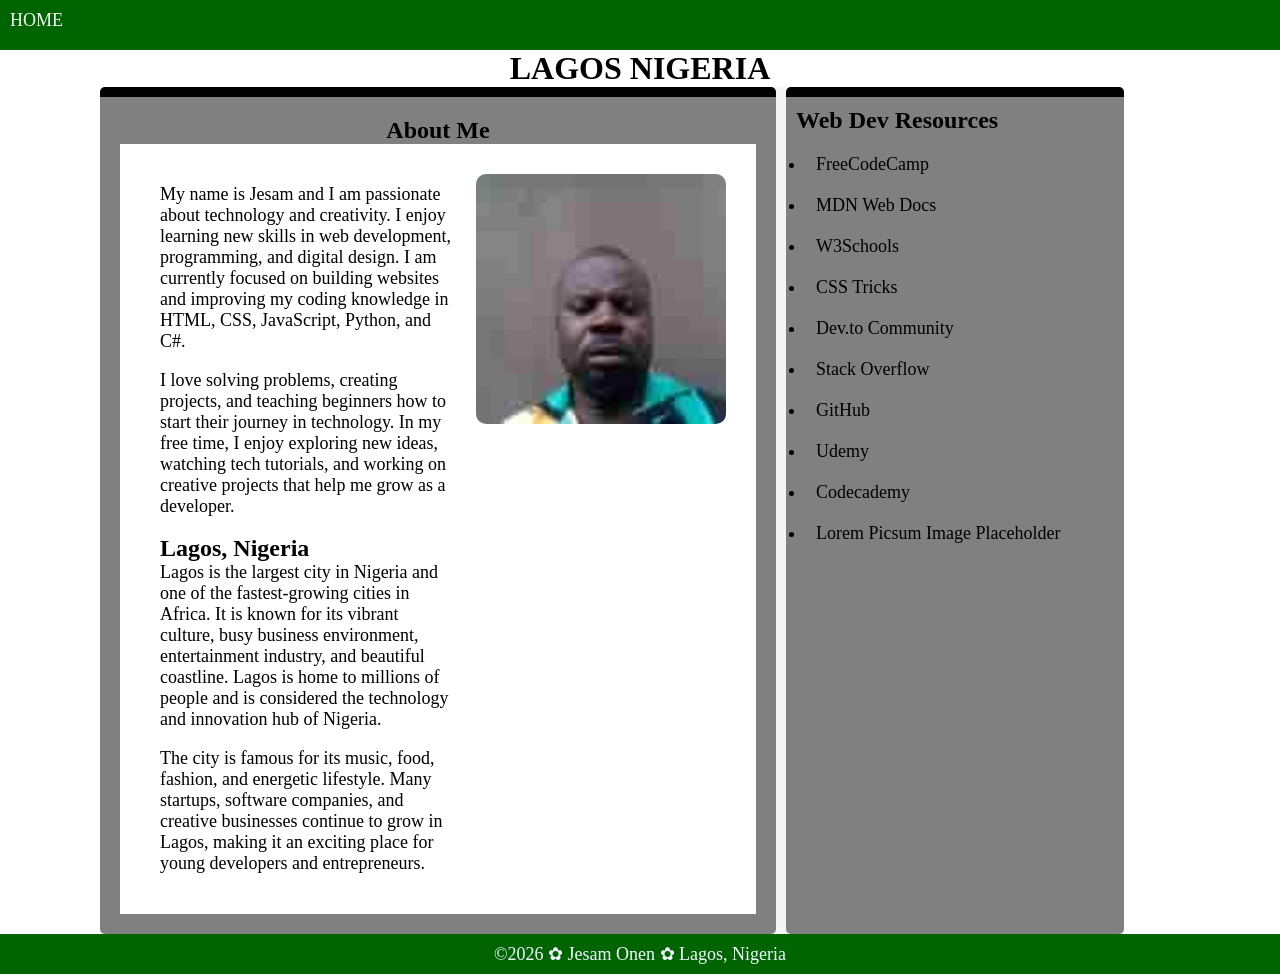
<file: index.html>
<!DOCTYPE html>
<html lang="en">
<head>
    <meta charset="UTF-8">
    <meta name="viewport" content="width=device-width, initial-scale=1.0">
    <title>Document</title>
<link rel="stylesheet" href="styles/stlye.css">
</head>
<body>
    <header>
        <nav><ol><li><a href="#">HOME</a></li></ol></nav>
    </header>
    <div> <h1>LAGOS NIGERIA</h1></div> 
   
    <div class="container">
       
        <aside class="left">
             <h1>About Me</h1>
            <div class="content inner1">
               
                <section>

                   <p>My name is Jesam and I am passionate about technology and creativity. 
                    I enjoy learning new skills in web development, programming, and digital design. 
                    I am currently focused on building websites and improving my coding knowledge in
                     HTML, CSS, JavaScript, Python, and C#. </p><br>
                   <p>I love solving problems, creating projects, and teaching beginners how to start their journey in technology. 
                    In my free time, I enjoy exploring new ideas, watching tech tutorials, and working on creative projects that help me grow as a developer.</p><br>               
                     <h2>Lagos, Nigeria</h2>

                        <p>Lagos is the largest city in Nigeria and one of the fastest-growing cities in Africa. 
                            It is known for its vibrant culture, busy business environment, entertainment industry, 
                            and beautiful coastline. Lagos is home to millions of people and is considered the technology and innovation hub of Nigeria.</p><br>
                         <p>The city is famous for its music, food, fashion, and energetic lifestyle. 
                            Many startups, software companies, and creative businesses continue to grow in Lagos, 
                            making it an exciting place for young developers and entrepreneurs.</p>            
                          
            </section>
              <img src="images/pics.jpg" alt="" srcset=""> 
             
            </div>
          
        </aside>
        <aside class="right">
            <h2> Web Dev Resources</h2>
            <ul>
                
           <li>FreeCodeCamp</li>
           <li> MDN Web Docs</li>
           <li> W3Schools</li>
            <li>CSS Tricks</li>
            <li>Dev.to Community</li>
            <li>  Stack Overflow</li>
            <li>GitHub</li>
            <li> Udemy</li>
           <li> Codecademy</li> 
           <li>Lorem Picsum Image Placeholder</li>

            </ul>
           
        </aside>
    </div>
   <footer>
    &copy;2026 ✿ Jesam Onen ✿ Lagos, Nigeria
</footer>
    
</body>
</html>
</file>
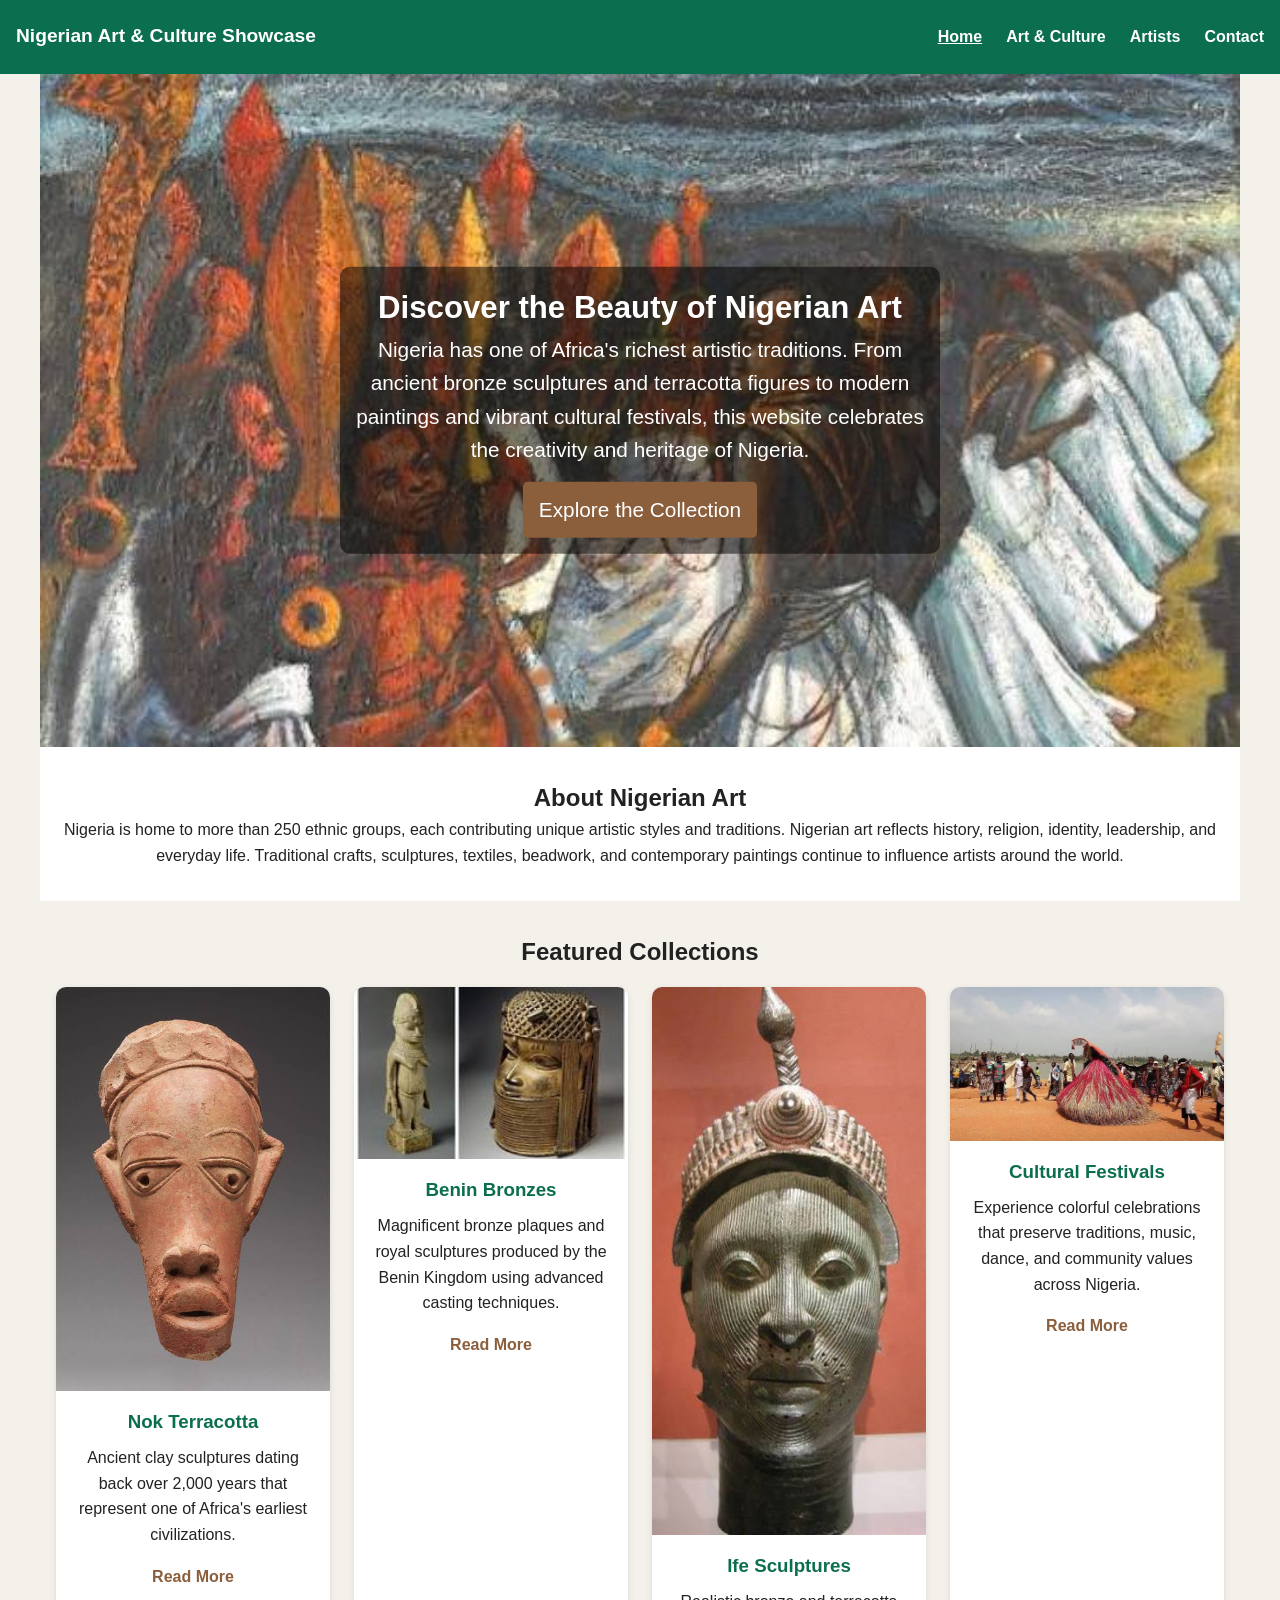
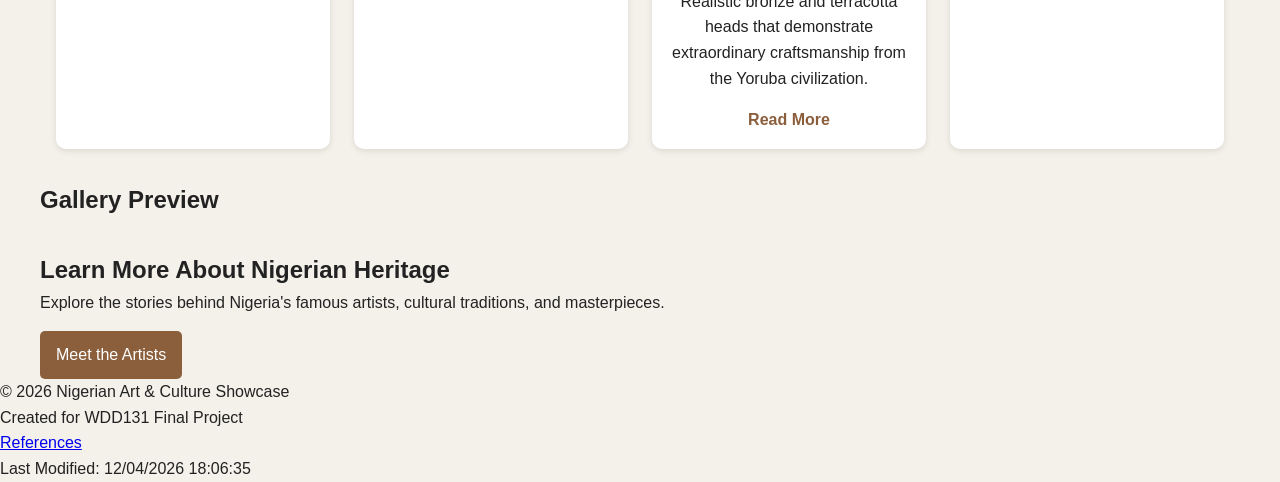
<file: project/index.html>
<!DOCTYPE html>
<html lang="en">
<head>
    <meta charset="UTF-8">
    <meta name="viewport" content="width=device-width, initial-scale=1.0">
    <meta name="description" content="Explore Nigerian Art and Culture through sculptures, paintings, festivals, and famous artists.">
    <meta name="author" content="Jesam Onen">

    <title>Nigerian Art & Culture Showcase</title>

    <link rel="stylesheet" href="styles/foundation.css">
    <link rel="stylesheet" href="styles/art.css">
    <link rel="stylesheet" href="styles/larger.css">

     <script src="scripts/main.js" defer></script>
</head>
<!-- Nigerian Art & Culture Showcase -->
<body>

<header>
    <!-- Nigerian arts-->

<div class="logo">
    <h1>Nigerian Art & Culture Showcase</h1>
</div>

<button id="menuBtn">&#9776;</button>

<nav id="navigation">

<ul>

<li><a href="index.html" class="active">Home</a></li>

<li><a href="art.html">Art & Culture</a></li>

<li><a href="artist.html">Artists</a></li>

<li><a href="contact.html">Contact</a></li>

</ul>

</nav>

</header>

<main>

<!-- HERO -->

<section class="hero">

<div class="slider">

<img
id="heroImage"
src="images/hero1.jpg"
alt="Traditional Nigerian artwork"
loading="eager">

</div>

<div class="hero-text">

<h2>Discover the Beauty of Nigerian Art</h2>

<p>

Nigeria has one of Africa's richest artistic traditions. From ancient bronze sculptures and terracotta figures to modern paintings and vibrant cultural festivals, this website celebrates the creativity and heritage of Nigeria.

</p>

<a href="art.html" class="button">

Explore the Collection

</a>

</div>

</section>

<!-- ABOUT -->

<section class="about">

<h2>About Nigerian Art</h2>

<p>

Nigeria is home to more than 250 ethnic groups, each contributing unique artistic styles and traditions. Nigerian art reflects history, religion, identity, leadership, and everyday life. Traditional crafts, sculptures, textiles, beadwork, and contemporary paintings continue to influence artists around the world.

</p>

</section>

<!-- FEATURED -->

<section class="featured">

<h2>Featured Collections</h2>

<div class="card-container">

<article class="card">

<img
src="images/nok.jpg"
alt="Nok Terracotta Sculpture"
loading="lazy">

<h3>Nok Terracotta</h3>

<p>

Ancient clay sculptures dating back over 2,000 years that represent one of Africa's earliest civilizations.

</p>

<a href="art.html">Read More</a>

</article>

<article class="card">

<img
src="images/benin_bronze.jpg"
alt="Benin Bronze Sculpture"
loading="lazy">

<h3>Benin Bronzes</h3>

<p>

Magnificent bronze plaques and royal sculptures produced by the Benin Kingdom using advanced casting techniques.

</p>

<a href="art.html">Read More</a>

</article>

<article class="card">

<img
src="images/ife.jpg"
alt="Ife Bronze Head"
loading="lazy">

<h3>Ife Sculptures</h3>

<p>

Realistic bronze and terracotta heads that demonstrate extraordinary craftsmanship from the Yoruba civilization.

</p>

<a href="art.html">Read More</a>

</article>

<article class="card">

<img
src="images/festival.jpg"
alt="Traditional Festival"
loading="lazy">

<h3>Cultural Festivals</h3>

<p>

Experience colorful celebrations that preserve traditions, music, dance, and community values across Nigeria.

</p>

<a href="art.html">Read More</a>

</article>

</div>

</section>

<!-- GALLERY -->

<section class="gallery-preview">

<h2>Gallery Preview</h2>

<div id="galleryContainer" class="gallery-grid">

<!-- JavaScript inserts artwork here -->

</div>

</section>

<!-- CALL TO ACTION -->

<section class="cta">

<h2>Learn More About Nigerian Heritage</h2>

<p>

Explore the stories behind Nigeria's famous artists, cultural traditions, and masterpieces.

</p>

<a href="artist.html" class="button">

Meet the Artists

</a>

</section>

</main>

<footer>

<div>

<p>

&copy; <span id="currentYear"></span>

Nigerian Art & Culture Showcase

</p>

<p>

Created for WDD131 Final Project

</p>

</div>

<div>

<a href="references.html">References</a>

</div>

<p id="lastModified"></p>

</footer>

</body>

</html>
</file>
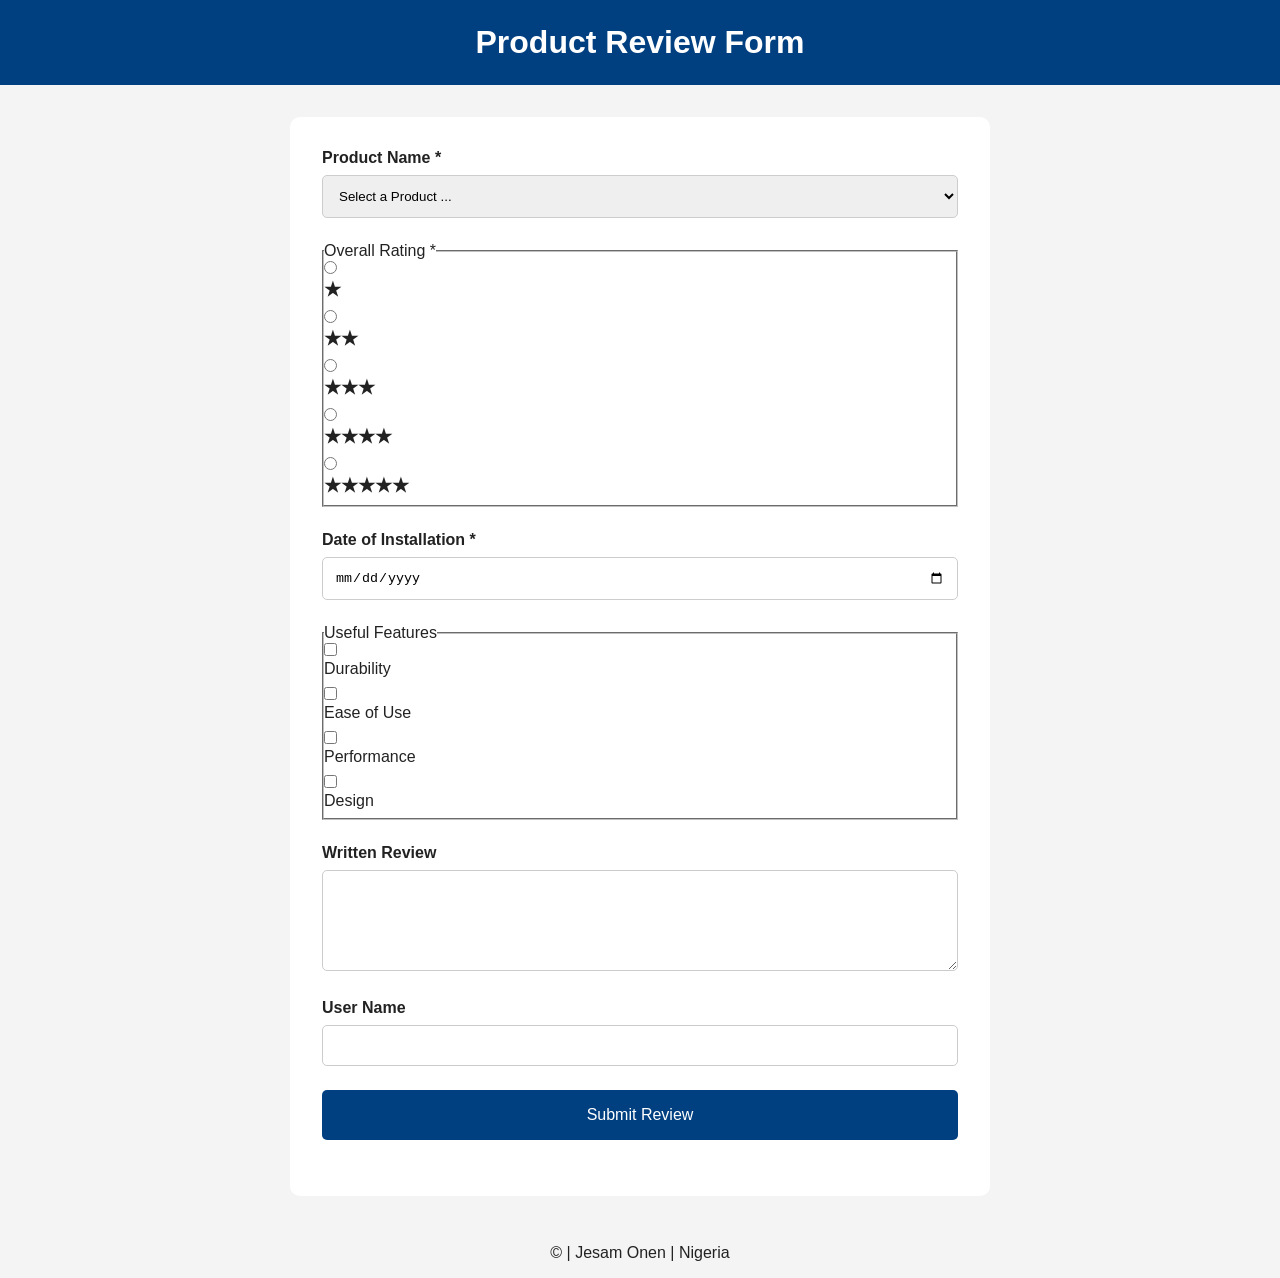
<file: form.html>
<!DOCTYPE html>
<html lang="en">

<head>
    <meta charset="UTF-8">
    <meta name="viewport" content="width=device-width, initial-scale=1.0">
    <meta name="description" content="Submit a product review by rating products, selecting useful features, and providing feedback.">
    <meta name="author" content="Jesam Onen">
    <title>Product Review Form</title>
    <link rel="stylesheet" href="styles/form.css">
    <script src="scripts/form.js" defer></script>
</head>
<body>

    <header>
        <h1>Product Review Form</h1>
    </header>

    <main>
        <form method="get" action="review.html">

            <div class="form-group">
                <label for="product">Product Name *</label>

                <select id="product" name="product" required>

                    <option value="" disabled selected>
                        Select a Product ...
                    </option>

                </select>
            </div>

            <fieldset class="form-group">
                <legend>Overall Rating *</legend>

                <div class="rating">

                    <input type="radio" id="star1" name="rating" value="1" required>
                    <label for="star1">★</label>

                    <input type="radio" id="star2" name="rating" value="2" required>
                    <label for="star2">★★</label>

                    <input type="radio" id="star3" name="rating" value="3" required>
                    <label for="star3">★★★</label>

                    <input type="radio" id="star4" name="rating" value="4" required>
                    <label for="star4">★★★★</label>

                    <input type="radio" id="star5" name="rating" value="5" required>
                    <label for="star5">★★★★★</label>

                </div>
            </fieldset>

            <div class="form-group">
                <label for="installDate">
                    Date of Installation *
                </label>

                <input type="date" id="installDate" name="installDate" required>
            </div>

            <fieldset class="form-group">
                <legend>Useful Features</legend>

                <div class="checkbox-group">

                    <input type="checkbox" id="durability" name="features" value="Durability">
                    <label for="durability">
                        Durability
                    </label>

                    <input type="checkbox" id="ease" name="features" value="Ease of Use">
                    <label for="ease">
                        Ease of Use
                    </label>

                    <input type="checkbox" id="performance" name="features" value="Performance">
                    <label for="performance">
                        Performance
                    </label>

                    <input type="checkbox" id="design" name="features" value="Design">
                    <label for="design">
                        Design
                    </label>

                </div>
            </fieldset>

            <div class="form-group">
                <label for="review">
                    Written Review
                </label>

                <textarea id="review" name="review" rows="5"></textarea>
            </div>

            <div class="form-group">
                <label for="username">
                    User Name
                </label>

                <input type="text" id="username" name="username">
            </div>

            <div class="form-group">
                <input type="submit" value="Submit Review" class="submit-btn">
            </div>

        </form>
    </main>

    <footer>
        <p>
            &copy;
            <span id="currentyear"></span>
            | Jesam Onen | Nigeria
        </p>

        <p id="lastModified"></p>
    </footer>

</body>

</html>
</file>
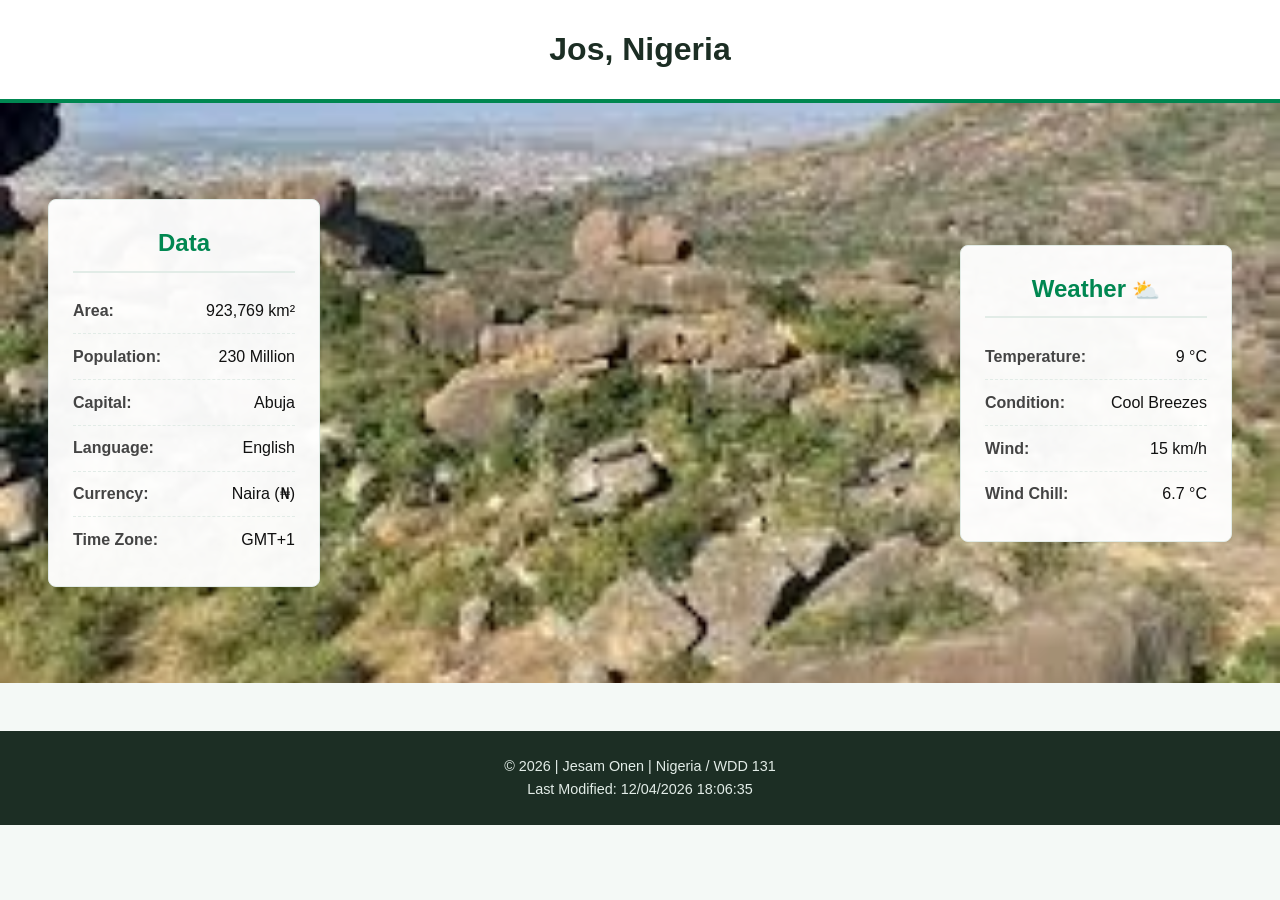
<file: place.html>
<!DOCTYPE html>
<html lang="en">
<head>
  <meta charset="UTF-8">
  <meta name="viewport" content="width=device-width, initial-scale=1.0">
  <title>W03 Assignment: Country Page - Nigeria</title>
  <meta name="description" content="Dynamic Web Fundamentals country project highlighting Nigeria.">
  <meta name="author" content="Jesam Onen">
  <link rel="stylesheet" href="styles/place.css">
  <script src="scripts/place.js" defer></script>
</head>
<body>

  <header>
    <h1>Jos, Nigeria</h1>
  </header>

  <main class="hero-container">
    <!-- Responsive image implementation using WebP format -->
    <picture class="hero-image">
      <source srcset="images/hero-small.webp" media="(max-width: 600px)">
      <img src="images/hero-large.webp" alt="Scenic landscape of Shere Hills in Jos, Nigeria" width="1200" height="600">
    </picture>

    <!-- Data Section Card -->
    <section class="card data-card">
      <h2>Data</h2>
      <ul>
        <li><span class="label">Area:</span> <span class="value">923,769 km²</span></li>
        <li><span class="label">Population:</span> <span class="value">230 Million</span></li>
        <li><span class="label">Capital:</span> <span class="value">Abuja</span></li>
        <li><span class="label">Language:</span> <span class="value">English</span></li>
        <li><span class="label">Currency:</span> <span class="value">Naira (₦)</span></li>
        <li><span class="label">Time Zone:</span> <span class="value">GMT+1</span></li>
      </ul>
    </section>

    <!-- Weather Section Card -->
    <section class="card weather-card">
      <h2 class="weather-heading">Weather</h2>
      <!-- SVG image container for mobile view (3.png) -->
      <div class="weather-icon-container">
        <img src="images/weather-icon.svg" alt="Weather condition icon" class="weather-svg">
      </div>
      <ul>
        <li><span class="label">Temperature:</span> <span class="value">9 °C</span></li>
        <li><span class="label">Condition:</span> <span class="value">Cool Breezes</span></li>
        <li><span class="label">Wind:</span> <span class="value">15 km/h</span></li>
        <li><span class="label">Wind Chill:</span> <span id="windchill" class="value"></span></li>
      </ul>
    </section>
  </main>

  <footer>
    <p>&copy; <span id="currentyear"></span> | Jesam Onen | Nigeria / WDD 131</p>
    <p id="lastModified"></p>
  </footer>

</body>
</html>
</file>
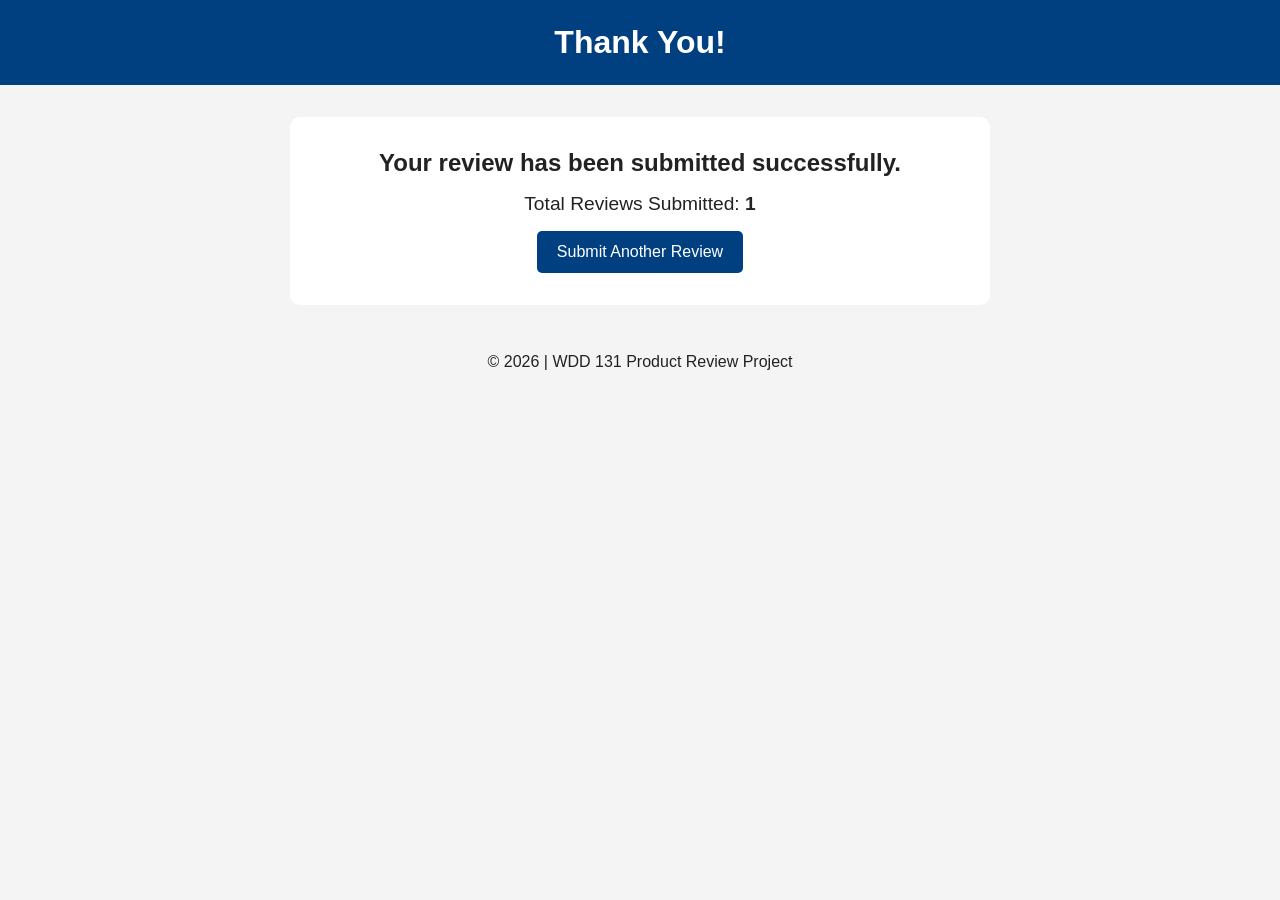
<file: review.html>
<!DOCTYPE html>
<html lang="en">
<head>
    <meta charset="UTF-8">
    <meta name="viewport" content="width=device-width, initial-scale=1.0">
    <meta name="description" content="Submit a product review by rating products, selecting useful features, and providing feedback.">
    <meta name="author" content="Jesam Onen">
    <title>Review Submitted</title>
    <link rel="stylesheet" href="styles/form.css">
    <script src="scripts/review.js" defer></script>
</head>
<body>

<header>
    <h1>Thank You!</h1>
</header>

<main class="confirmation">

    <h2>Your review has been submitted successfully.</h2>

    <p>
        Total Reviews Submitted:
        <strong id="reviewCount">0</strong>
    </p>

    <a href="form.html" class="back-btn">
        Submit Another Review
    </a>

</main>

<footer>
    <p>&copy; 2026 | WDD 131 Product Review Project</p>
</footer>

</body>
</html>
</file>
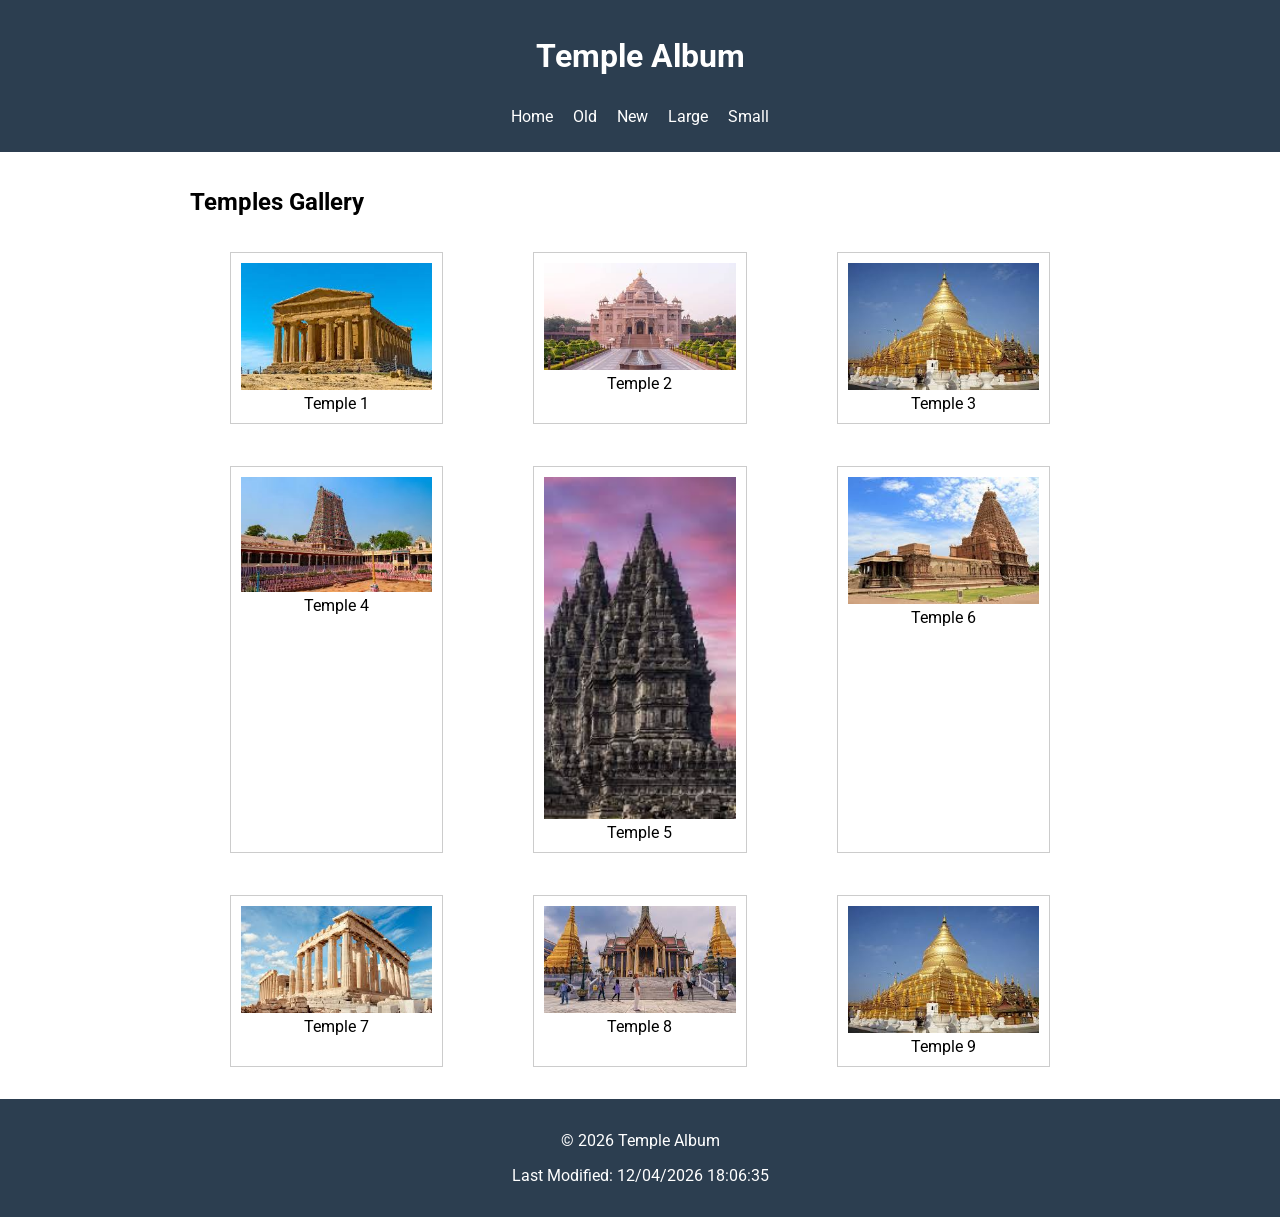
<file: temples.html>
<!DOCTYPE html>
<html lang="en">
<head>
    <meta charset="UTF-8">
    <meta name="viewport" content="width=device-width, initial-scale=1.0">

    <!-- Meta Tags -->
    <meta name="description" content="A responsive temple album gallery showcasing beautiful temple images with navigation and mobile-friendly design.">

    <meta name="author" content="Jesam Onen">

    <title>Temple Album</title>

    <!-- Google Fonts Preconnect -->
    <link rel="preconnect" href="https://fonts.googleapis.com">

    <link rel="preconnect" href="https://fonts.gstatic.com" crossorigin>

    <!-- Google Font -->
    <link href="https://fonts.googleapis.com/css2?family=Roboto:wght@300;400;700&display=swap" rel="stylesheet">

    <!-- CSS Files (mobile-first) -->
    <link rel="stylesheet" href="styles/temples.css">
    <link rel="stylesheet" href="styles/temples-large.css">

    <!-- JavaScript (deferred for proper loading) -->
    <script src="scripts/temples.js" defer></script>
</head>

<body>

<header>
    <h1>Temple Album</h1>

    <!-- Hamburger Button -->
    <button id="menuBtn" aria-label="Toggle navigation">☰</button>

    <nav id="navMenu">
        <a href="#">Home</a>
        <a href="#">Old</a>
        <a href="#">New</a>
        <a href="#">Large</a>
        <a href="#">Small</a>
    </nav>
</header>

<main>
    <h2>Temples Gallery</h2>

    <section class="grid">

        <figure>
            <img src="images/temple1.jpg" alt="Temple 1">
            <figcaption>Temple 1</figcaption>
        </figure>

        <figure>
            <img src="images/temple2.jpg" alt="Temple 2">
            <figcaption>Temple 2</figcaption>
        </figure>

        <figure>
            <img src="images/temple3.jpg" alt="Temple 3">
            <figcaption>Temple 3</figcaption>
        </figure>

        <figure>
            <img src="images/temple4.jpg" alt="Temple 4">
            <figcaption>Temple 4</figcaption>
        </figure>

        <figure>
            <img src="images/temple5.jpg" alt="Temple 5">
            <figcaption>Temple 5</figcaption>
        </figure>

        <figure>
            <img src="images/temple6.jpg" alt="Temple 6">
            <figcaption>Temple 6</figcaption>
        </figure>

        <figure>
            <img src="images/temple7.jpg" alt="Temple 7">
            <figcaption>Temple 7</figcaption>
        </figure>

        <figure>
            <img src="images/temple8.jpg" alt="Temple 8">
            <figcaption>Temple 8</figcaption>
        </figure>

        <figure>
            <img src="images/temple9.jpg" alt="Temple 9">
            <figcaption>Temple 9</figcaption>
        </figure>

    </section>
</main>

<footer>
    <p>&copy; <span id="year"></span> Temple Album</p>
    <p>Last Modified: <span id="lastModified"></span></p>
</footer>

</body>
</html>
</file>
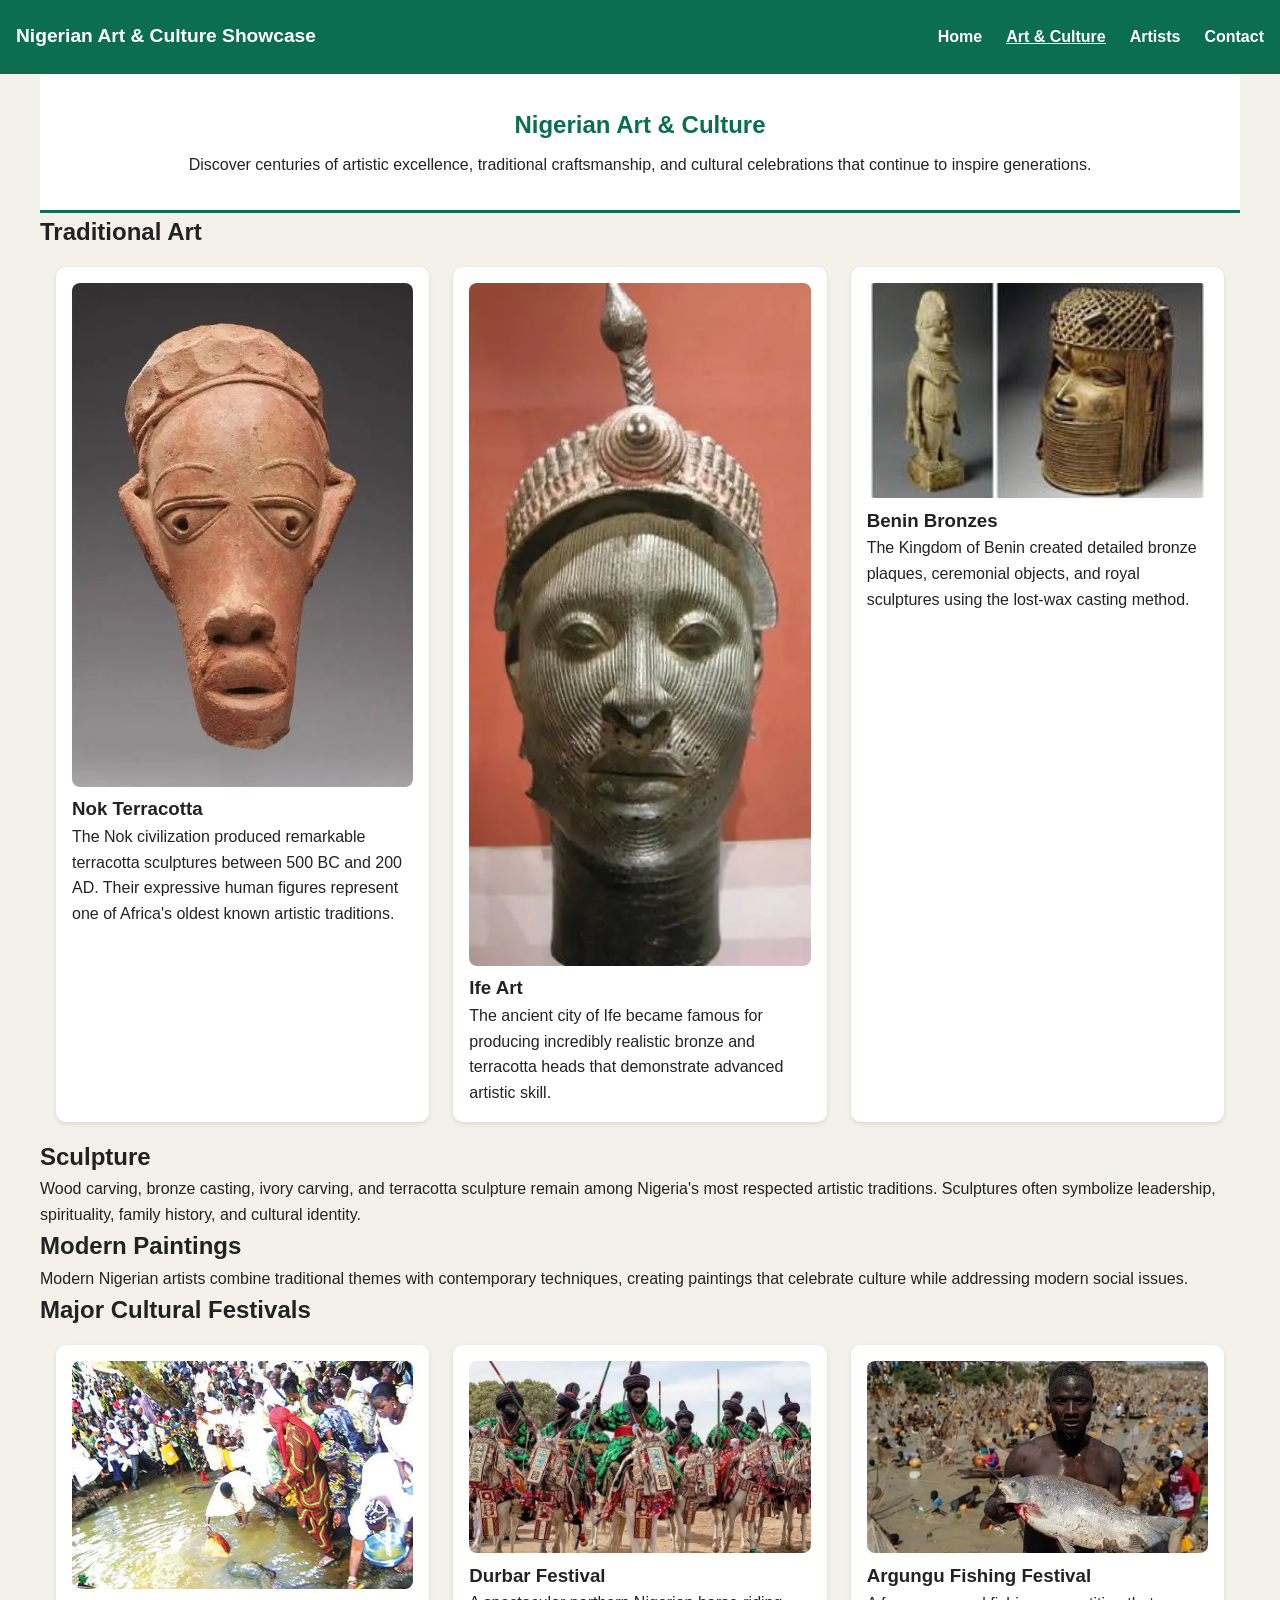
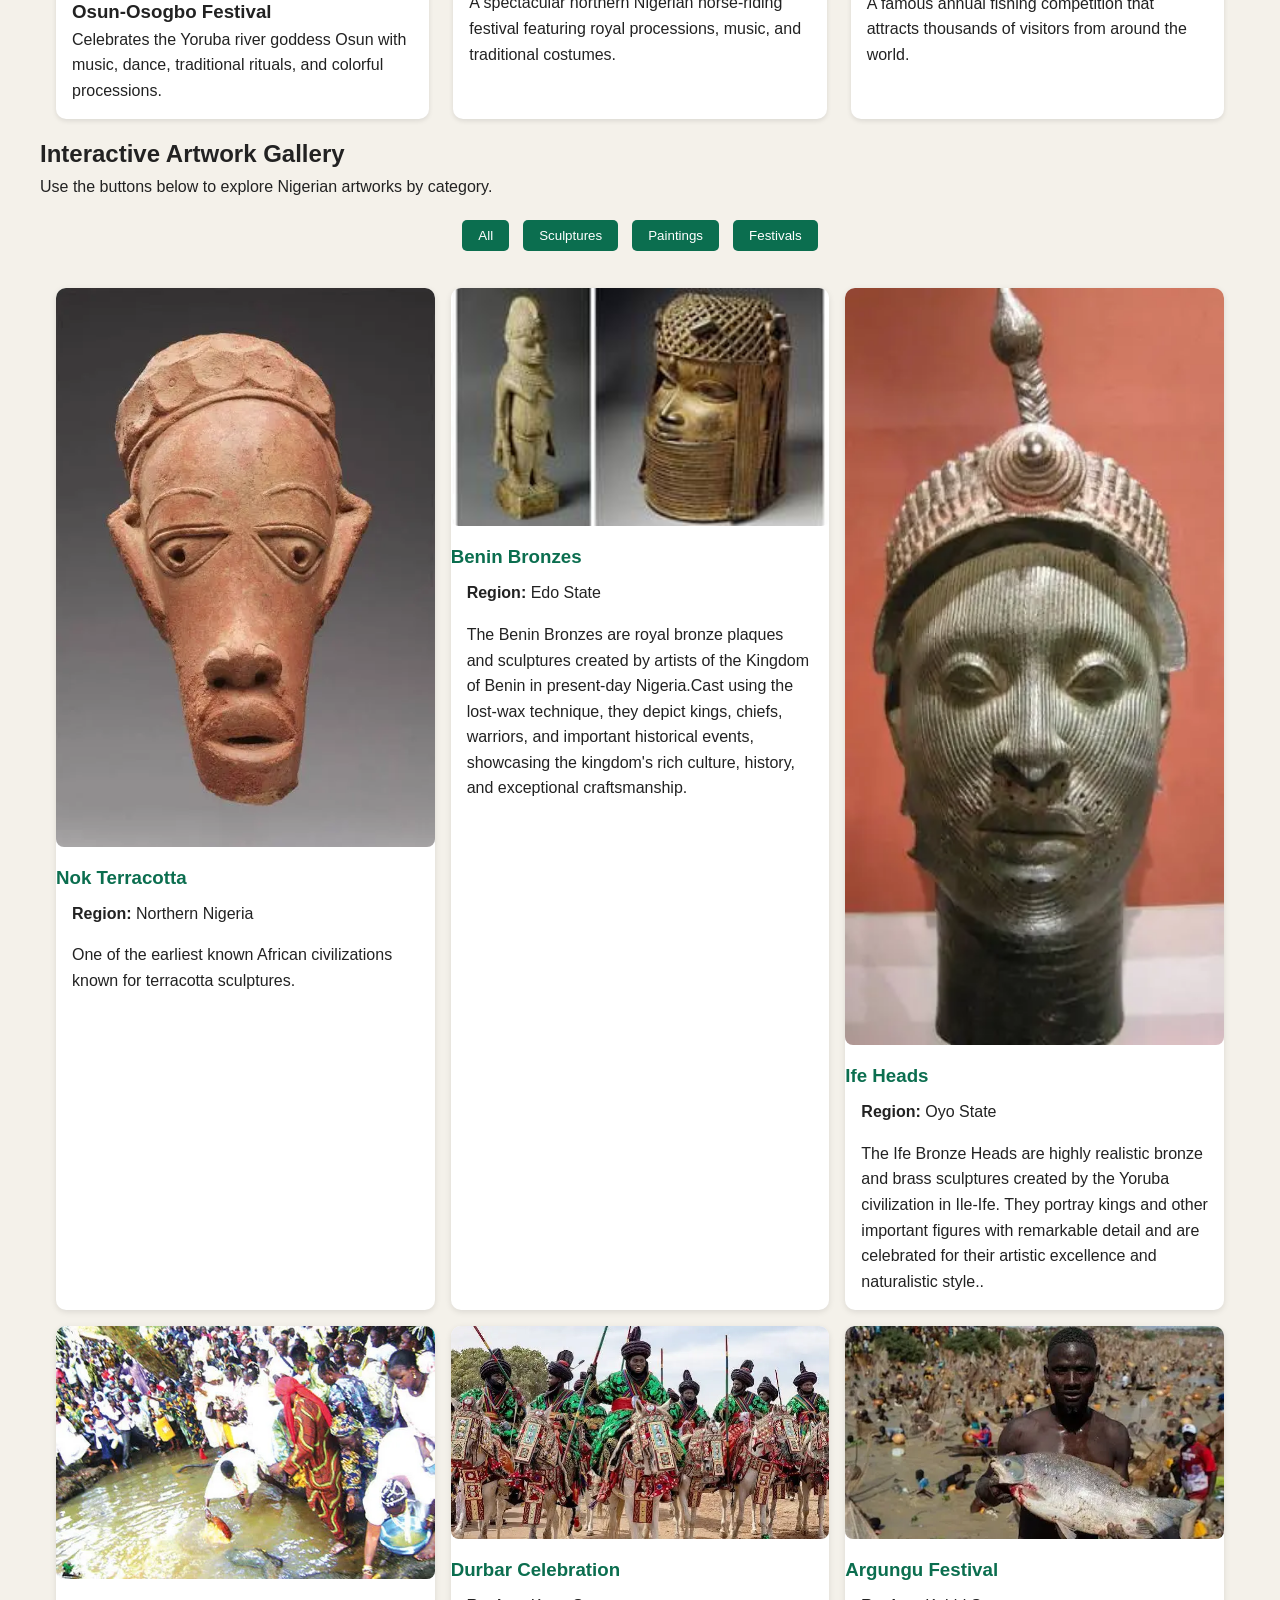
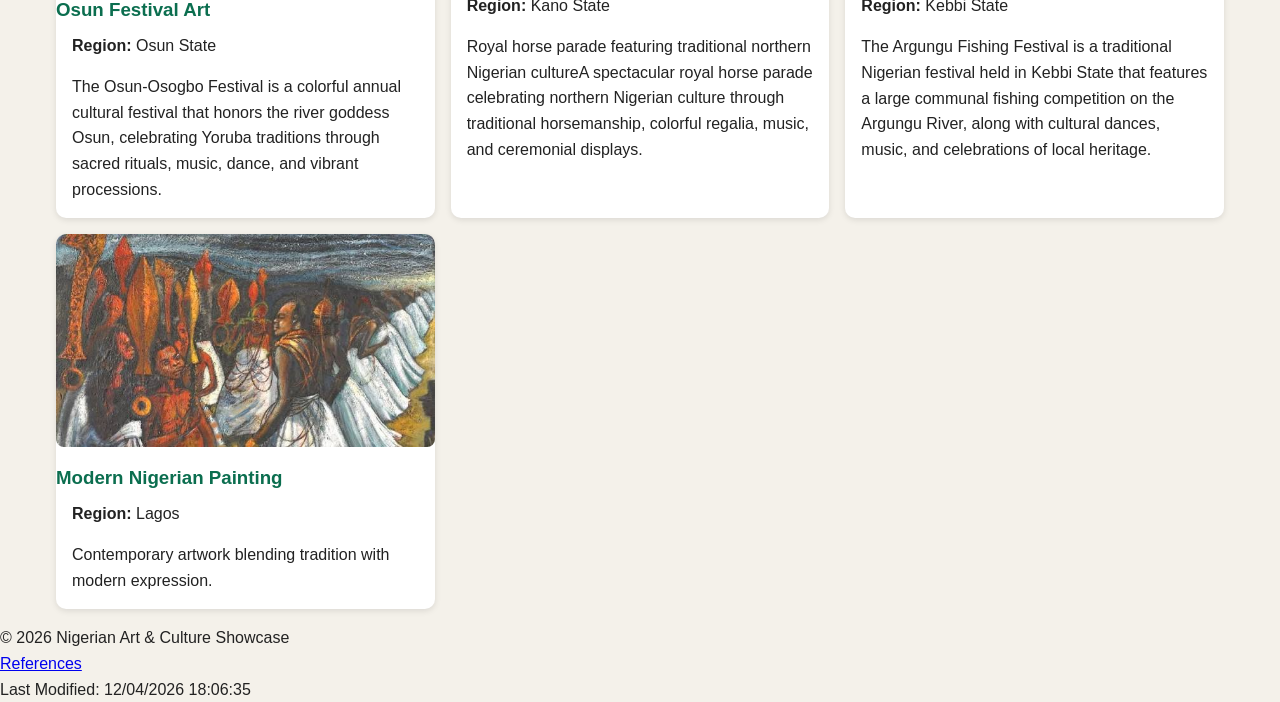
<file: project/art.html>
<!DOCTYPE html>
<html lang="en">
<head>
    <meta charset="UTF-8">
    <meta name="viewport" content="width=device-width, initial-scale=1.0">
    <meta name="description" content="Explore Nigerian traditional art, sculptures, paintings, and cultural festivals.">
    <meta name="author" content="Jesam Onen">

    <title>Art & Culture | Nigerian Art & Culture Showcase</title>

    <link rel="stylesheet" href="styles/foundation.css">
    <link rel="stylesheet" href="styles/art.css">
    <link rel="stylesheet" href="styles/larger.css">

    <script src="scripts/main.js" defer></script>
    <script src="scripts/gallery.js" defer></script>
</head>

<body>

<header>

<div class="logo">
<h1>Nigerian Art & Culture Showcase</h1>
</div>

<button id="menuBtn">&#9776;</button>

<nav id="navigation">

<ul>

<li><a href="index.html">Home</a></li>
<li><a href="art.html" class="active">Art & Culture</a></li>
<li><a href="artist.html">Artists</a></li>
<li><a href="contact.html">Contact</a></li>

</ul>

</nav>

</header>

<main>

<section class="page-banner">

<h2>Nigerian Art & Culture</h2>

<p>

Discover centuries of artistic excellence, traditional craftsmanship,
and cultural celebrations that continue to inspire generations.

</p>

</section>

<!-- Traditional Art -->

<section>

<h2>Traditional Art</h2>

<div class="info-grid">

<article>

<img
src="images/nok.webp"
alt="Nok Terracotta Sculpture"
loading="lazy">

<h3>Nok Terracotta</h3>

<p>

The Nok civilization produced remarkable terracotta sculptures between
500 BC and 200 AD. Their expressive human figures represent one of
Africa's oldest known artistic traditions.

</p>

</article>

<article>

<img
src="images/ife.webp"
alt="Ife Bronze Head"
loading="lazy">

<h3>Ife Art</h3>

<p>

The ancient city of Ife became famous for producing incredibly realistic
bronze and terracotta heads that demonstrate advanced artistic skill.

</p>

</article>

<article>

<img
src="images/benin_bronze.jpg"
alt="Benin Bronze Plaque"
loading="lazy">

<h3>Benin Bronzes</h3>

<p>

The Kingdom of Benin created detailed bronze plaques, ceremonial objects,
and royal sculptures using the lost-wax casting method.

</p>

</article>

</div>

</section>

<!-- Sculpture -->

<section>

<h2>Sculpture</h2>

<p>

Wood carving, bronze casting, ivory carving, and terracotta sculpture
remain among Nigeria's most respected artistic traditions. Sculptures
often symbolize leadership, spirituality, family history, and cultural
identity.

</p>

</section>

<!-- Paintings -->

<section>

<h2>Modern Paintings</h2>

<p>

Modern Nigerian artists combine traditional themes with contemporary
techniques, creating paintings that celebrate culture while addressing
modern social issues.

</p>

</section>

<!-- Festivals -->

<section>

<h2>Major Cultural Festivals</h2>

<div class="festival-grid">

<article class="festival-card">

<img
src="images/osun.webp"
alt="Osun Osogbo Festival"
loading="lazy">

<h3>Osun-Osogbo Festival</h3>

<p>

Celebrates the Yoruba river goddess Osun with music, dance,
traditional rituals, and colorful processions.

</p>

</article>

<article class="festival-card">

<img
src="images/durbar.webp"
alt="Durbar Festival"
loading="lazy">

<h3>Durbar Festival</h3>

<p>

A spectacular northern Nigerian horse-riding festival featuring royal
processions, music, and traditional costumes.

</p>

</article>

<article class="festival-card">

<img
src="images/argungu.webp"
alt="Argungu Fishing Festival"
loading="lazy">

<h3>Argungu Fishing Festival</h3>

<p>

A famous annual fishing competition that attracts thousands of visitors
from around the world.

</p>

</article>

</div>

</section>

<!-- Dynamic Gallery -->

<section>

<h2>Interactive Artwork Gallery</h2>

<p>

Use the buttons below to explore Nigerian artworks by category.

</p>

<div class="filter-buttons">

<button class="filter-btn" data-category="all">

All

</button>

<button class="filter-btn" data-category="sculpture">

Sculptures

</button>

<button class="filter-btn" data-category="painting">

Paintings

</button>

<button class="filter-btn" data-category="festival">

Festivals

</button>

</div>

<div id="artGallery" class="gallery-grid">

<!-- JavaScript will display artwork cards here -->

</div>

</section>

</main>

<footer>

<p>

&copy;
<span id="currentYear"></span>

Nigerian Art & Culture Showcase

</p>

<p>

<a href="references.html">

References

</a>

</p>

<p id="lastModified"></p>

</footer>

</body>
</html>
</file>
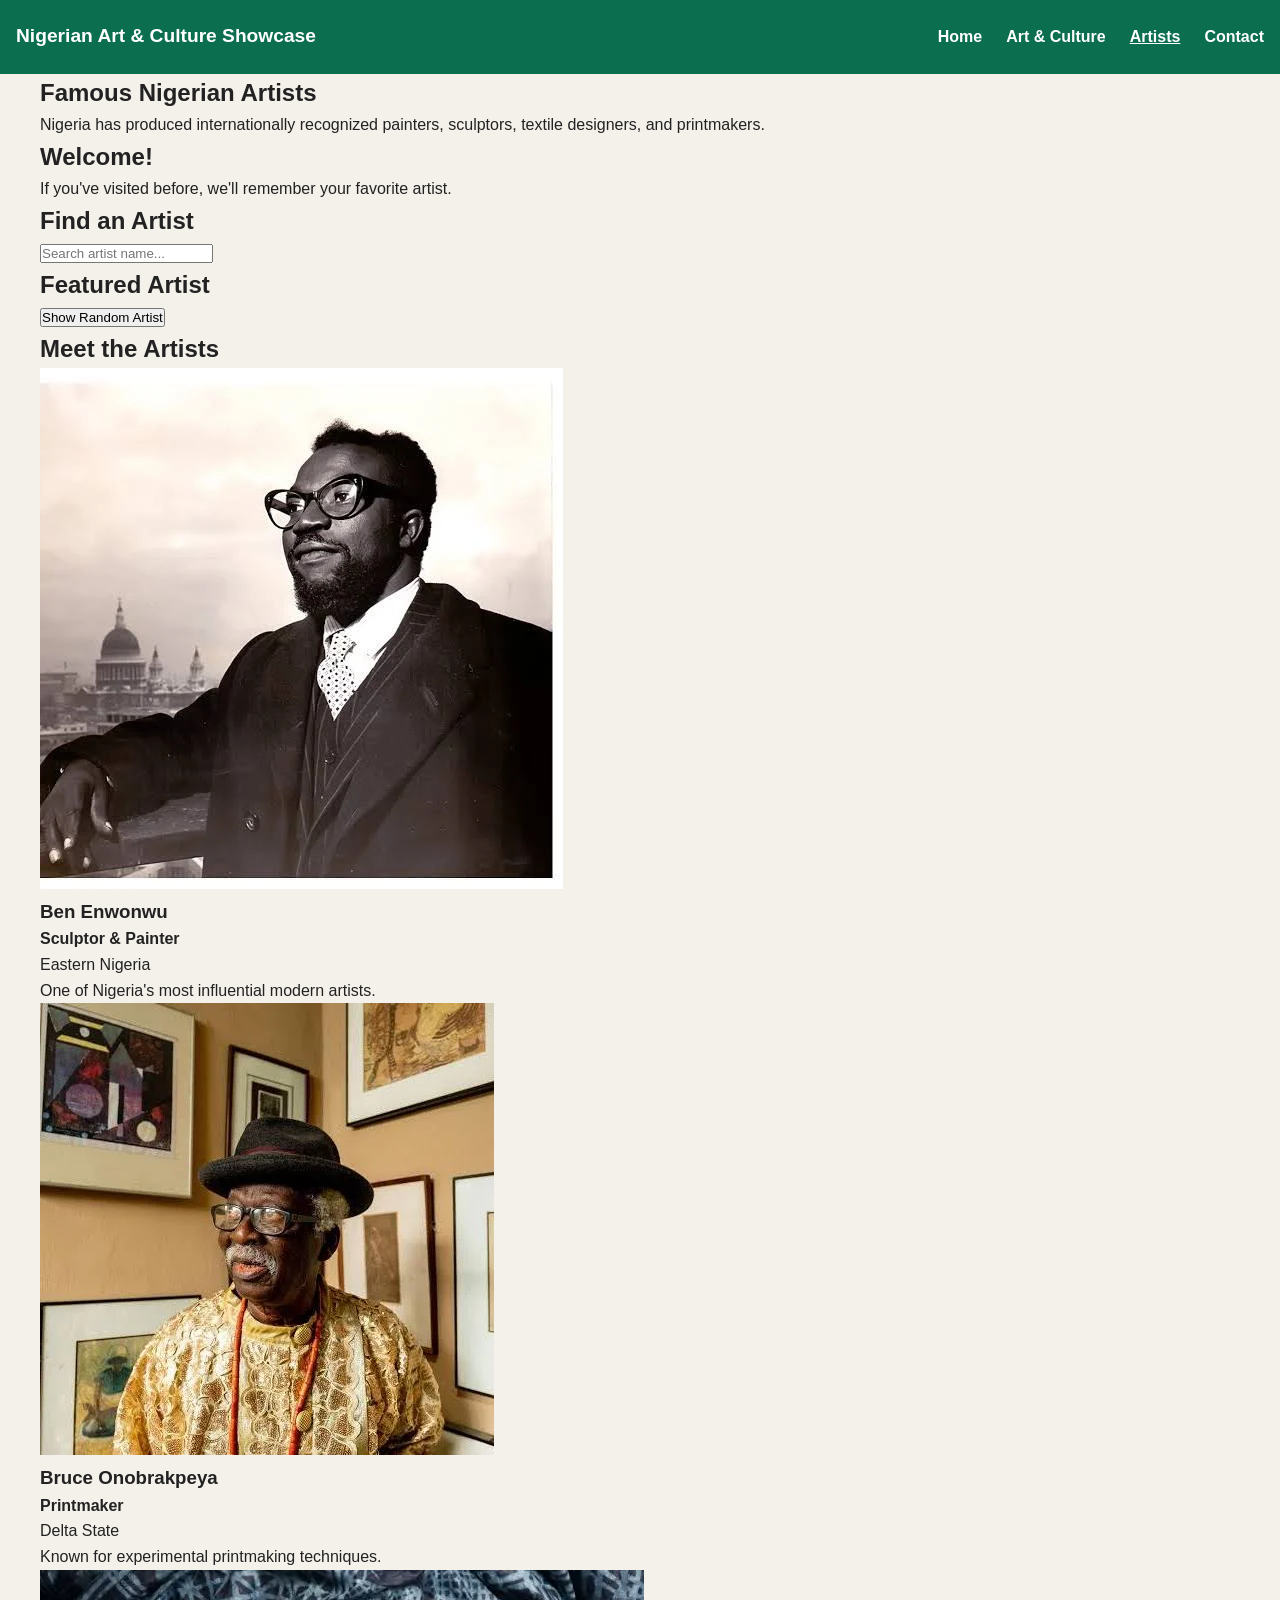
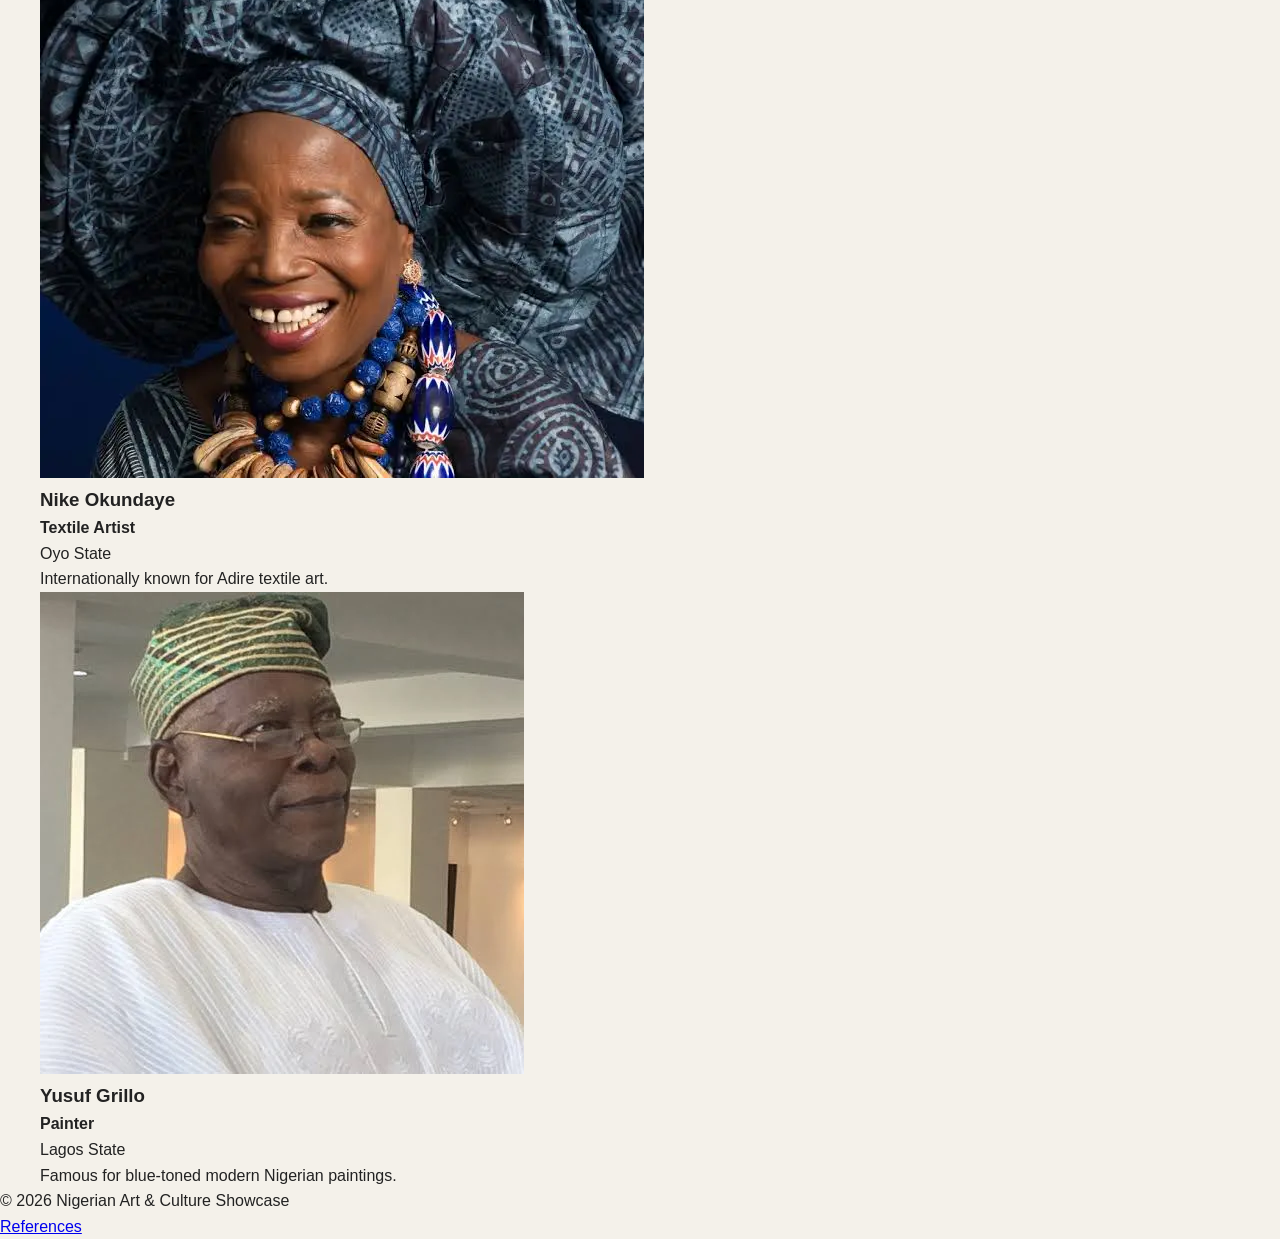
<file: project/artist.html>
<!DOCTYPE html>
<html lang="en">
<head>
    <meta charset="UTF-8">
    <meta name="viewport" content="width=device-width, initial-scale=1.0">
    <meta name="description" content="Famous Nigerian Artists">
    <title>Artists | Nigerian Art & Culture</title>

    <link rel="stylesheet" href="styles/foundation.css">
    <link rel="stylesheet" href="styles/larger.css">

    <script src="scripts/main.js" defer></script>
    <script src="scripts/artist.js" defer></script>
</head>

<body>

<header>
    <div class="logo">
        <h1>Nigerian Art & Culture Showcase</h1>
    </div>

    <button id="menuBtn">&#9776;</button>

    <nav id="navigation">
        <ul>
            <li><a href="index.html">Home</a></li>
            <li><a href="art.html">Art & Culture</a></li>
            <li><a href="artist.html" class="active">Artists</a></li>
            <li><a href="contact.html">Contact</a></li>
        </ul>
    </nav>
</header>

<main>

<section class="page-banner">
    <h2>Famous Nigerian Artists</h2>
    <p>Nigeria has produced internationally recognized painters, sculptors, textile designers, and printmakers.</p>
</section>

<!-- Greeting -->
<section>
    <h2 id="visitorGreeting">Welcome!</h2>
    <p>If you've visited before, we'll remember your favorite artist.</p>
</section>

<!-- Search -->
<section>
    <h2>Find an Artist</h2>
    <input type="search" id="searchArtist" placeholder="Search artist name...">
</section>

<!-- Featured -->
<section>
    <h2>Featured Artist</h2>
    <button id="randomArtistBtn">Show Random Artist</button>

    <div id="featuredArtist"></div>
</section>

<!-- Artist list -->
<section>
    <h2>Meet the Artists</h2>
    <div id="artistContainer" class="artist-grid"></div>
</section>

</main>

<footer>
    <p>&copy; <span id="currentYear"></span> Nigerian Art & Culture Showcase</p>
    <a href="references.html">References</a>
</footer>

</body>
</html>
</file>
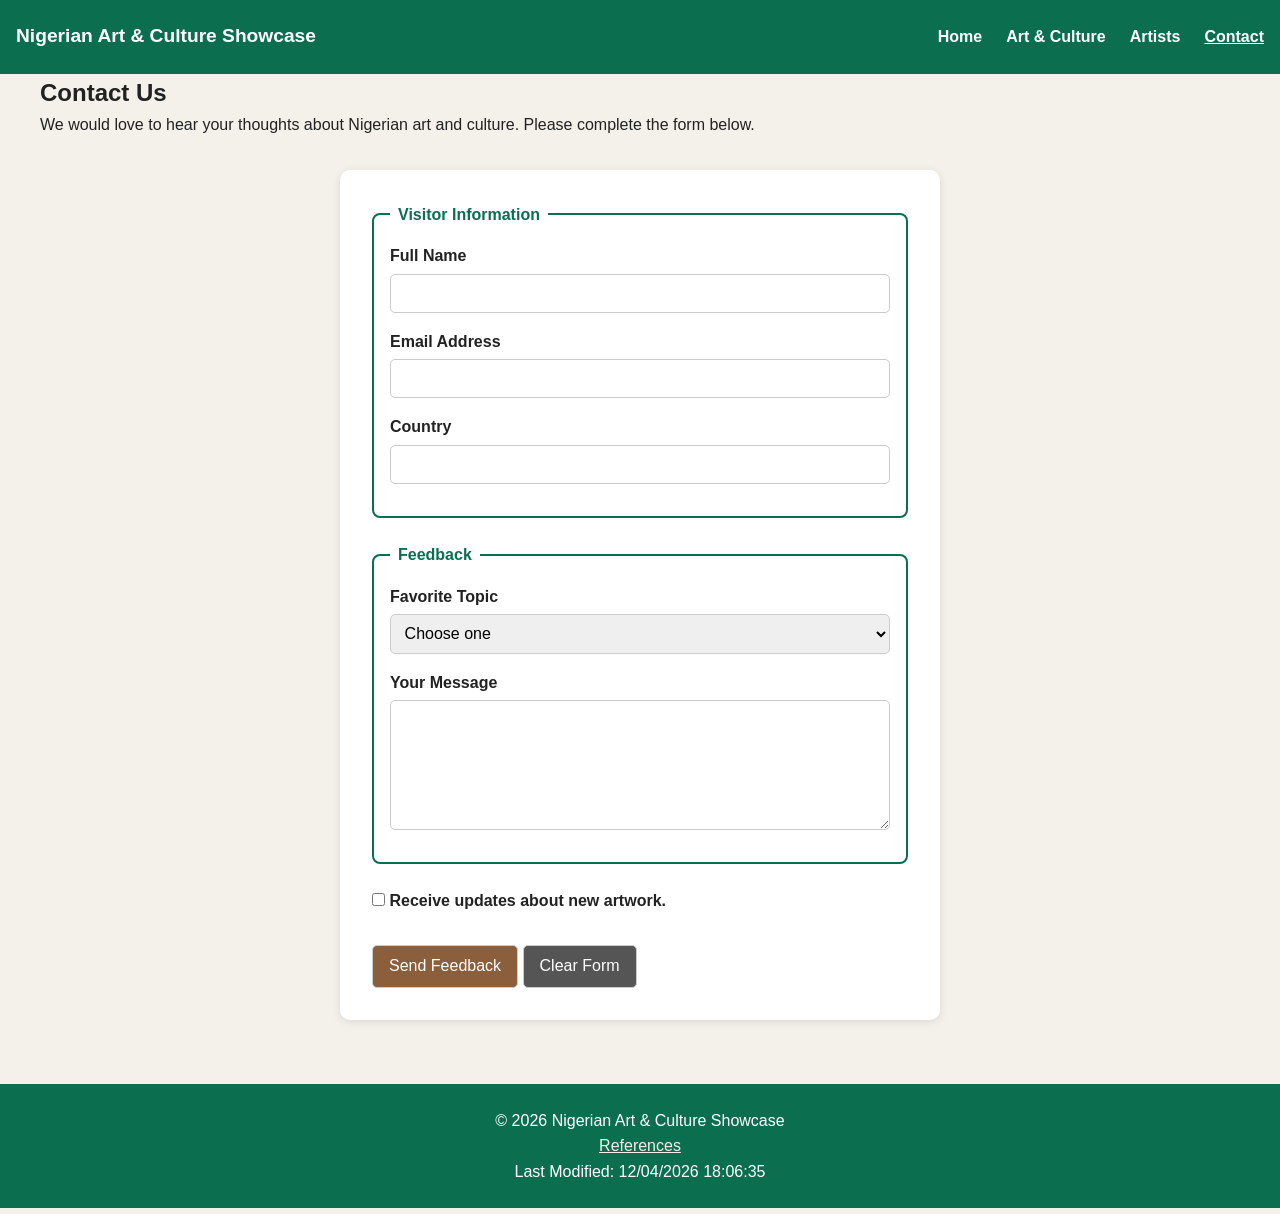
<file: project/contact.html>
<!DOCTYPE html>
<html lang="en">
<head>
    <meta charset="UTF-8">
    <meta name="viewport" content="width=device-width, initial-scale=1.0">
    <meta name="description" content="Contact the Nigerian Art & Culture Showcase team.">
    <meta name="author" content="Jesam Onen">

    <title>Contact | Nigerian Art & Culture Showcase</title>

    <link rel="stylesheet" href="styles/foundation.css">
    <link rel="stylesheet" href="styles/contact.css">
    <link rel="stylesheet" href="styles/larger.css">

     <script src="scripts/main.js" defer></script>
    <script src="scripts/contact.js" defer></script>
</head>
<body>

<header>

    <div class="logo">
        <h1>Nigerian Art & Culture Showcase</h1>
    </div>

    <button id="menuBtn" aria-label="Open navigation menu">&#9776;</button>

    <nav id="navigation">
        <ul>
            <li><a href="index.html">Home</a></li>
            <li><a href="art.html">Art & Culture</a></li>
            <li><a href="artist.html">Artists</a></li>
            <li><a href="contact.html" class="active">Contact</a></li>
        </ul>
    </nav>

</header>

<main>

<section class="page-banner">

<h2>Contact Us</h2>

<p>

We would love to hear your thoughts about Nigerian art and culture.
Please complete the form below.

</p>

</section>

<section class="contact-container">

<form id="contactForm">

<fieldset>

<legend>Visitor Information</legend>

<div class="form-group">

<label for="fullName">

Full Name

</label>

<input
type="text"
id="fullName"
name="fullName"
required>

</div>

<div class="form-group">

<label for="email">

Email Address

</label>

<input
type="email"
id="email"
name="email"
required>

</div>

<div class="form-group">

<label for="country">

Country

</label>

<input
type="text"
id="country"
name="country"
required>

</div>

</fieldset>

<fieldset>

<legend>Feedback</legend>

<div class="form-group">

<label for="topic">

Favorite Topic

</label>

<select id="topic" name="topic">

<option value="">Choose one</option>

<option value="Traditional Art">
Traditional Art
</option>

<option value="Paintings">
Paintings
</option>

<option value="Festivals">
Festivals
</option>

<option value="Artists">
Artists
</option>

</select>

</div>

<div class="form-group">

<label for="message">

Your Message

</label>

<textarea
id="message"
name="message"
rows="6"
required></textarea>

</div>

</fieldset>

<div class="checkbox">

<input
type="checkbox"
id="newsletter">

<label for="newsletter">

Receive updates about new artwork.

</label>

</div>

<input
type="submit"
value="Send Feedback"
class="button">

<input
type="reset"
value="Clear Form"
class="button secondary">

</form>

</section>

<section id="responseMessage" class="response-box">

<!-- JavaScript displays success message -->

</section>

</main>

<footer>

<p>

&copy;
<span id="currentYear"></span>

Nigerian Art & Culture Showcase

</p>

<p>

<a href="references.html">

References

</a>

</p>

<p id="lastModified"></p>

</footer>

</body>
</html>
</file>
<file: styles/stlye.css>
*{
    margin: 0;
    padding: 0;
    box-sizing: border-box;
}

header{
    background-color: darkgreen;
    width: 100vw;
    height: 50px;
}

.container{
    display: grid;
    grid-template-columns: 2fr 1fr;
    width: 80vw;
    height: auto;
    background-color: whitesmoke;
    gap: 10px;
    margin-left: 100px;

}

p{
    font-size: 18px;
    color: black;
}

h1{
    text-align: center;
}

.left, .right{
    background-color: gray;
    border-top: 10px solid;
    border-radius: 5px;
    padding: 20px;
}
ul, li{
    padding: 10px;
    font-size: 18px;
}

a{
    text-decoration: none;
    color: whitesmoke;
}
nav {
    justify-content: center;
    align-items: center;
}
.content{
    background-color: white;
    display: flex;
    gap: 10px;
    align-items: flex-start;
    padding: 30px;
}

.content section{
    flex: 1;
}

.content img{
    width: 250px;
    height: auto;
    border-radius: 10px;
}

.right{
  
    padding: 10px;
}
.right:hover{
    background-color: whitesmoke;
}
.left:hover{
    background-color: aliceblue;
}

section{
    padding: 10px;
}

footer{
    background-color: darkgreen;
    width: 100vw;
    height: 40px;
    display: flex;
    justify-content: center;
    align-items: center;
    font-size: 18px;
    color: aliceblue;

}
footer:hover{
    background-color: black;
}

@media(max-width:760px){

    .container{
        grid-template-columns: 1fr;
        margin: 10px;
    }

    .content{
        flex-direction: column;
        align-items: center;
    }

    .content img{
        width: 100%;
        max-width: 300px;
    }
}
</file>
<file: project/styles/art.css>
/* =========================
   PAGE BANNER
========================= */

.page-banner {
    text-align: center;
    padding: 2rem 1rem;
    background-color: #ffffff;
    border-bottom: 3px solid #0b6e4f;
}

.page-banner h2 {
    color: #0b6e4f;
    margin-bottom: 0.5rem;
}

/* =========================
   ABOUT SECTION
========================= */

.about {
    padding: 2rem 1rem;
    text-align: center;
    background-color: #ffffff;
}

/* =========================
   FEATURED CARDS (HOME)
========================= */

.featured {
    padding: 2rem 1rem;
    text-align: center;
}

.card-container {
    display: grid;
    grid-template-columns: 1fr;
    gap: 1.5rem;
    margin-top: 1rem;
}

.card {
    background-color: white;
    border-radius: 10px;
    overflow: hidden;
    box-shadow: 0 2px 6px rgba(0,0,0,0.1);
    transition: transform 0.3s ease;
}

.card:hover {
    transform: translateY(-5px);
}

.card img {
    width: 100%;
    height: auto;
    display: block;
}

.card h3 {
    margin: 1rem 0 0.5rem;
    color: #0b6e4f;
}

.card p {
    padding: 0 1rem 1rem;
}

.card a {
    display: inline-block;
    margin-bottom: 1rem;
    color: #8b5e3c;
    font-weight: bold;
    text-decoration: none;
}

/* =========================
   GALLERY GRID
========================= */

.gallery-grid {
    display: grid;
    grid-template-columns: 1fr;
    gap: 1rem;
    padding: 1rem;
}

.gallery-grid img {
    width: 100%;
    border-radius: 8px;
}

/* =========================
   ART PAGE GRID
========================= */

.info-grid {
    display: grid;
    grid-template-columns: 1fr;
    gap: 1.5rem;
    padding: 1rem;
}

.info-grid article {
    background: white;
    padding: 1rem;
    border-radius: 10px;
    box-shadow: 0 2px 5px rgba(0,0,0,0.1);
}

.info-grid img {
    width: 100%;
    border-radius: 8px;
}

/* =========================
   FESTIVAL CARDS
========================= */

.festival-grid {
    display: grid;
    grid-template-columns: 1fr;
    gap: 1.5rem;
    padding: 1rem;
}

.festival-card {
    background: white;
    padding: 1rem;
    border-radius: 10px;
    box-shadow: 0 2px 5px rgba(0,0,0,0.1);
}

.festival-card img {
    width: 100%;
    border-radius: 8px;
}

/* =========================
   ARTISTS GRID
========================= */

.artist-grid {
    display: grid;
    grid-template-columns: 1fr;
    gap: 1.5rem;
    padding: 1rem;
}

.artist-card {
    background: white;
    padding: 1rem;
    border-radius: 10px;
    box-shadow: 0 2px 5px rgba(0,0,0,0.1);
    text-align: center;
}

.artist-card img {
    width: 100%;
    border-radius: 10px;
    margin-bottom: 1rem;
}

/* =========================
   FILTER BUTTONS
========================= */

.filter-buttons {
    text-align: center;
    margin: 1rem 0;
}

.filter-btn {
    margin: 0.3rem;
    padding: 0.5rem 1rem;
    border: none;
    background-color: #0b6e4f;
    color: white;
    border-radius: 5px;
    cursor: pointer;
}

.filter-btn:hover {
    background-color: #084c38;
}
</file>
<file: project/styles/larger.css>
/* =========================
   TABLET & DESKTOP STYLES
   (min-width: 768px)
========================= */

@media screen and (min-width: 768px) {

    /* NAVIGATION */
    nav {
        display: block !important;
        width: auto;
    }

    nav ul {
        display: flex;
        gap: 1.5rem;
        justify-content: center;
    }

    #menuBtn {
        display: none;
    }

    /* HERO */
    .hero-text {
        max-width: 60%;
        font-size: 1.1rem;
    }

    /* CARD LAYOUTS */
    .card-container {
        grid-template-columns: repeat(2, 1fr);
    }

    .gallery-grid {
        grid-template-columns: repeat(2, 1fr);
    }

    .info-grid {
        grid-template-columns: repeat(2, 1fr);
    }

    .festival-grid {
        grid-template-columns: repeat(2, 1fr);
    }

    .artist-grid {
        grid-template-columns: repeat(2, 1fr);
    }
}

/* =========================
   DESKTOP (1024px and up)
========================= */

@media screen and (min-width: 1024px) {

    /* CARD LAYOUTS */
    .card-container {
        grid-template-columns: repeat(4, 1fr);
    }

    .gallery-grid {
        grid-template-columns: repeat(3, 1fr);
    }

    .info-grid {
        grid-template-columns: repeat(3, 1fr);
    }

    .festival-grid {
        grid-template-columns: repeat(3, 1fr);
    }

    .artist-grid {
        grid-template-columns: repeat(3, 1fr);
    }

    /* PAGE SPACING */
    main {
        max-width: 1200px;
        margin: 0 auto;
    }

    .hero-text {
        font-size: 1.3rem;
    }
}
</file>
<file: styles/form.css>
* {
    margin: 0;
    padding: 0;
    box-sizing: border-box;
}

body {
    font-family: Arial, Helvetica, sans-serif;
    background-color: #f4f4f4;
    color: #222;
    min-height: 100vh;
}

header {
    background-color: #004080;
    color: white;
    text-align: center;
    padding: 1.5rem;
}

main {
    max-width: 700px;
    margin: 2rem auto;
    background: white;
    padding: 2rem;
    border-radius: 10px;
}

.form-group {
    margin-bottom: 1.5rem;
}

label {
    display: block;
    margin-bottom: .5rem;
    font-weight: bold;
}

input[type="text"],
input[type="date"],
select,
textarea {
    width: 100%;
    padding: .75rem;
    border: 1px solid #ccc;
    border-radius: 5px;
}

.rating label {
    display: block;
    margin-bottom: .5rem;
    font-size: 1.2rem;
    cursor: pointer;
}

.rating input {
    margin-right: .5rem;
}

.checkbox-group label {
    display: block;
    margin-bottom: .5rem;
    font-weight: normal;
}

.submit-btn {
    width: 100%;
    padding: 1rem;
    background-color: #004080;
    color: white;
    border: none;
    border-radius: 5px;
    cursor: pointer;
    font-size: 1rem;
}

.submit-btn:hover {
    background-color: #0059b3;
}

.confirmation {
    text-align: center;
}

.confirmation h2 {
    margin-bottom: 1rem;
}

.confirmation p {
    margin-bottom: 1rem;
    font-size: 1.2rem;
}

.back-btn {
    display: inline-block;
    text-decoration: none;
    background-color: #004080;
    color: white;
    padding: .75rem 1.25rem;
    border-radius: 5px;
}

footer {
    text-align: center;
    padding: 1rem;
    margin-top: 2rem;
}

@media (max-width: 600px) {

    main {
        margin: 1rem;
        padding: 1rem;
    }

    .submit-btn {
        font-size: .9rem;
    }
}
</file>
<file: styles/place.css>
/* Global CSS Variables Configuration - Nigerian Flag Palette */
:root {
  --primary-color: #008751; /* Nigerian Flag Green */
  --secondary-color: #1c2e24; /* Deep Forest Shadow */
  --bg-color: #f4f9f6;
  --card-bg: rgba(255, 255, 255, 0.96);
  --text-color: #111111;
  --border-radius: 8px;
  --padding-standard: 1.5rem;
}

* {
  box-sizing: border-box;
  margin: 0;
  padding: 0;
}

body {
  font-family: 'Segoe UI', Tahoma, Geneva, Verdana, sans-serif;
  background-color: var(--bg-color);
  color: var(--text-color);
  line-height: 1.6;
}

header {
  background-color: white;
  text-align: center;
  padding: var(--padding-standard);
  border-bottom: 4px solid var(--primary-color);
}

header h1 {
  color: var(--secondary-color);
}

/* Mobile Layout - Vertical stack layout based on 3.png */
.hero-container {
  display: flex;
  flex-direction: column;
  padding: var(--padding-standard);
  gap: 1.5rem;
}

.hero-image img {
  width: 100%;
  height: auto;
  border-radius: var(--border-radius);
  object-fit: cover;
}

.card {
  background-color: var(--card-bg);
  padding: var(--padding-standard);
  border: 1px solid #e2ece7;
  border-radius: var(--border-radius);
  box-shadow: 0 4px 12px rgba(0, 135, 81, 0.04);
}

.card h2 {
  text-align: center;
  margin-bottom: 1rem;
  color: var(--primary-color);
  border-bottom: 2px solid #e2ece7;
  padding-bottom: 0.5rem;
}

.card ul {
  list-style: none;
}

.card li {
  display: flex;
  justify-content: space-between;
  padding: 0.6rem 0;
  border-bottom: 1px dashed #e2ece7;
}

.card li:last-child {
  border-bottom: none;
}

.label {
  font-weight: 600;
  color: #444;
}

/* Mobile Weather Icon visibility */
.weather-icon-container {
  display: flex;
  justify-content: center;
  margin-bottom: 1rem;
}

.weather-svg {
  width: 64px;
  height: 64px;
}

footer {
  background-color: var(--secondary-color);
  color: #e2ece7;
  text-align: center;
  padding: var(--padding-standard);
  margin-top: 3rem;
  font-size: 0.9rem;
}

/* --- Desktop / Wide Layout Structure based on Screenshot 2026-05-22 155410.png --- */
@media (min-width: 850px) {
  .hero-container {
    position: relative;
    display: grid;
    grid-template-columns: 320px 1fr 320px;
    grid-template-rows: auto;
    align-items: center;
    padding: 0;
    min-height: 580px;
  }

  .hero-image {
    position: absolute;
    top: 0;
    left: 0;
    width: 100%;
    height: 100%;
    z-index: 1;
  }

  .hero-image img {
    width: 100%;
    height: 100%;
    border-radius: 0;
  }

  /* Overlaying the cards over the hero space side-by-side */
  .data-card {
    grid-column: 1;
    z-index: 2;
    margin-left: 3rem;
  }

  .weather-card {
    grid-column: 3;
    z-index: 2;
    margin-right: 3rem;
  }

  /* Hide the mobile SVG graphic block block as per wireframe */
  .weather-icon-container {
    display: none;
  }

  /* Target dynamic desktop pseudo-element insertion requirement */
  .weather-heading::after {
    content: " ⛅";
    font-size: 1.4rem;
    vertical-align: middle;
  }
}
</file>
<file: styles/temples.css>
body {
    font-family: 'Roboto', sans-serif;
    margin: 0;
    padding: 0;
}

/* HEADER */
header {
    background: #2c3e50;
    color: white;
    text-align: center;
    padding: 1rem;
}

nav {
    display: flex;
    flex-direction: column;
}

nav a {
    color: white;
    text-decoration: none;
    padding: 10px;
}

nav a:hover {
    background: #34495e;
}

/* HAMBURGER */
#menuBtn {
    display: block;
    background: none;
    color: white;
    font-size: 2rem;
    border: none;
    cursor: pointer;
}

/* MAIN */
main {
    max-width: 900px;
    margin: auto;
    padding: 1rem;
}

/* GRID (mobile = 1 column) */
.grid {
    display: grid;
    grid-template-columns: 1fr;
    gap: 10px;
}

figure {
    text-align: center;
    border: 1px solid #ccc;
    padding: 10px;
}

img {
    width: 100%;
}

/* FOOTER */
footer {
    text-align: center;
    background: #2c3e50;
    color: white;
    padding: 1rem;
}
</file>
<file: styles/temples-large.css>
@media (min-width: 700px) {

    #menuBtn {
        display: none;
    }

    nav {
        flex-direction: row;
        justify-content: center;
    }

    .grid {
        grid-template-columns: repeat(3, 1fr);
    }
}
</file>
<file: project/styles/contact.css>
/* =========================
   CONTACT FORM
========================= */

.contact-container {
    padding: 2rem 1rem;
    display: flex;
    justify-content: center;
}

form {
    background: white;
    padding: 2rem;
    border-radius: 10px;
    width: 100%;
    max-width: 600px;
    box-shadow: 0 2px 8px rgba(0,0,0,0.1);
}

fieldset {
    border: 2px solid #0b6e4f;
    margin-bottom: 1.5rem;
    padding: 1rem;
    border-radius: 8px;
}

legend {
    font-weight: bold;
    color: #0b6e4f;
    padding: 0 0.5rem;
}

.form-group {
    margin-bottom: 1rem;
    display: flex;
    flex-direction: column;
}

label {
    margin-bottom: 0.3rem;
    font-weight: bold;
}

input,
textarea,
select {
    padding: 0.6rem;
    border: 1px solid #ccc;
    border-radius: 5px;
    font-size: 1rem;
}

input:focus,
textarea:focus,
select:focus {
    outline: 2px solid #0b6e4f;
}

/* Checkbox */
.checkbox {
    margin: 1rem 0;
}

/* =========================
   RESPONSE MESSAGE
========================= */

.response-box {
    text-align: center;
    padding: 2rem;
    margin: 1rem;
    background-color: #e8f5e9;
    border: 2px solid #0b6e4f;
    border-radius: 10px;
    display: none;
}

/* =========================
   FOOTER
========================= */

footer {
    background-color: #0b6e4f;
    color: white;
    text-align: center;
    padding: 1.5rem;
    margin-top: 2rem;
}

footer a {
    color: #f4f1ea;
    text-decoration: underline;
}

/* =========================
   UTILITIES
========================= */

.hidden {
    display: none;
}

.text-center {
    text-align: center;
}

.mt-2 {
    margin-top: 2rem;
}

/* =========================
   TRANSITIONS & POLISH
========================= */

button,
a {
    transition: all 0.3s ease;
}
</file>
